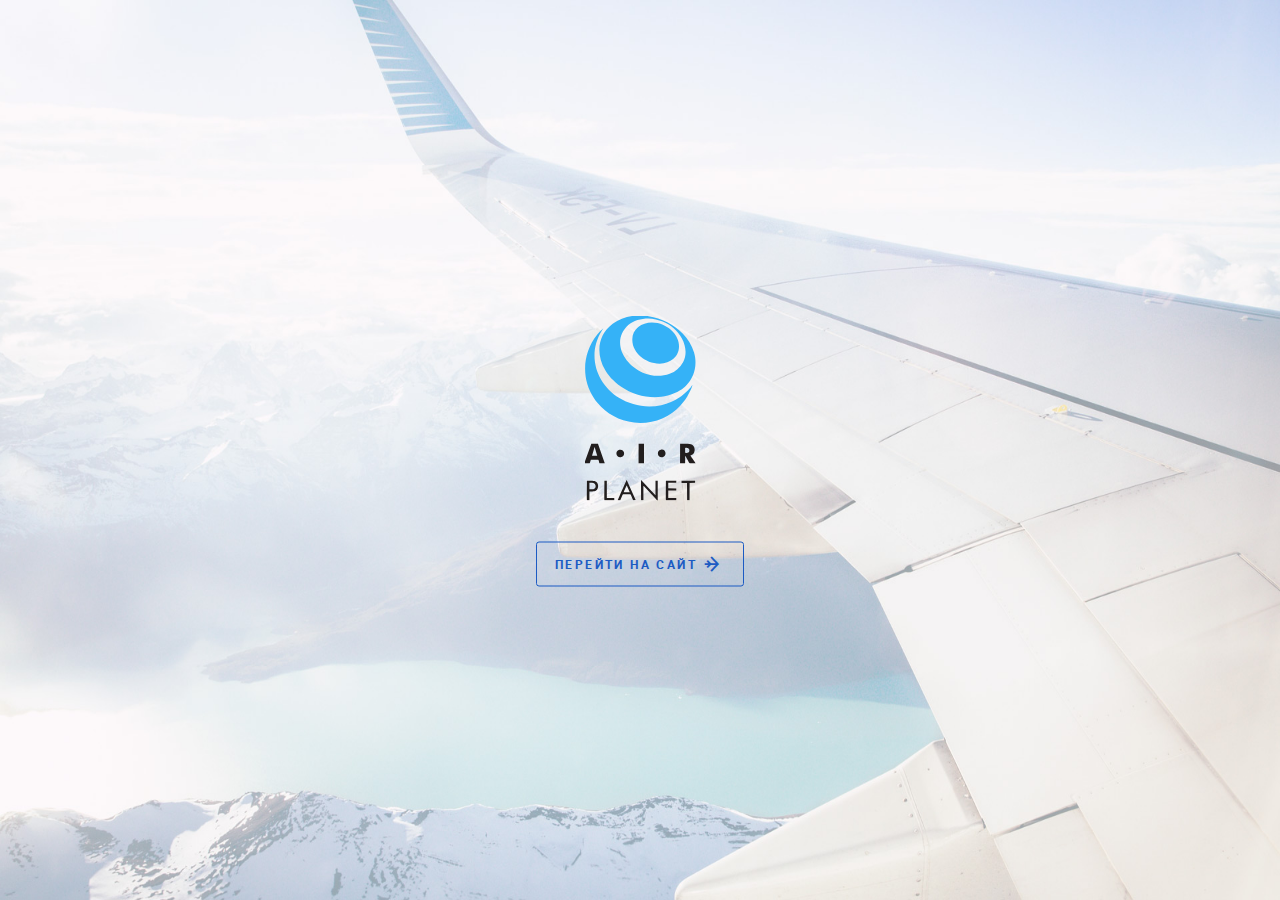
<file: index.html>
<!DOCTYPE html>
<html lang="ru-RU">

	<head>
		<meta charset="UTF-8" />
		<meta http-equiv="X-UA-Compatible" content="IE=edge" />
		<meta name="viewport" content="width=device-width, initial-scale=1.0" />


		<link href="https://codeman23.github.io/airplanet/css/normalize.css" type="text/css" rel="stylesheet" />
		<link href="https://codeman23.github.io/airplanet/css/style.css" type="text/css" rel="stylesheet" />
		<link rel="stylesheet" href="https://codeman23.github.io/airplanet/custom_font/stylesheet.css">
		<link rel="stylesheet" href="https://codeman23.github.io/airplanet/fonts/stylesheet.css">

		<title>Airplanet</title>

		<link rel="icon" type="image/x-icon" href="https://codeman23.github.io/airplanet/img/favicon.ico">
	</head>

	<body>


		<div class="intro">
			<div class="intro__background">
				<img src="https://codeman23.github.io/airplanet/img/plane.jpg" alt="logo" class="intro__background">
			</div>
			<div class="intro__info">
				<div class="intro__logo">
					<img src="https://codeman23.github.io/airplanet/svg/logoIntro.svg" alt="" intro__logo-svg>
				</div>
				<a href="https://codeman23.github.io/airplanet/about.html" class="into__link">Перейти на сайт<span class="intro__icon">a</span>
				</a>
			</div>
		</div>


	</body>

</html>
</file>
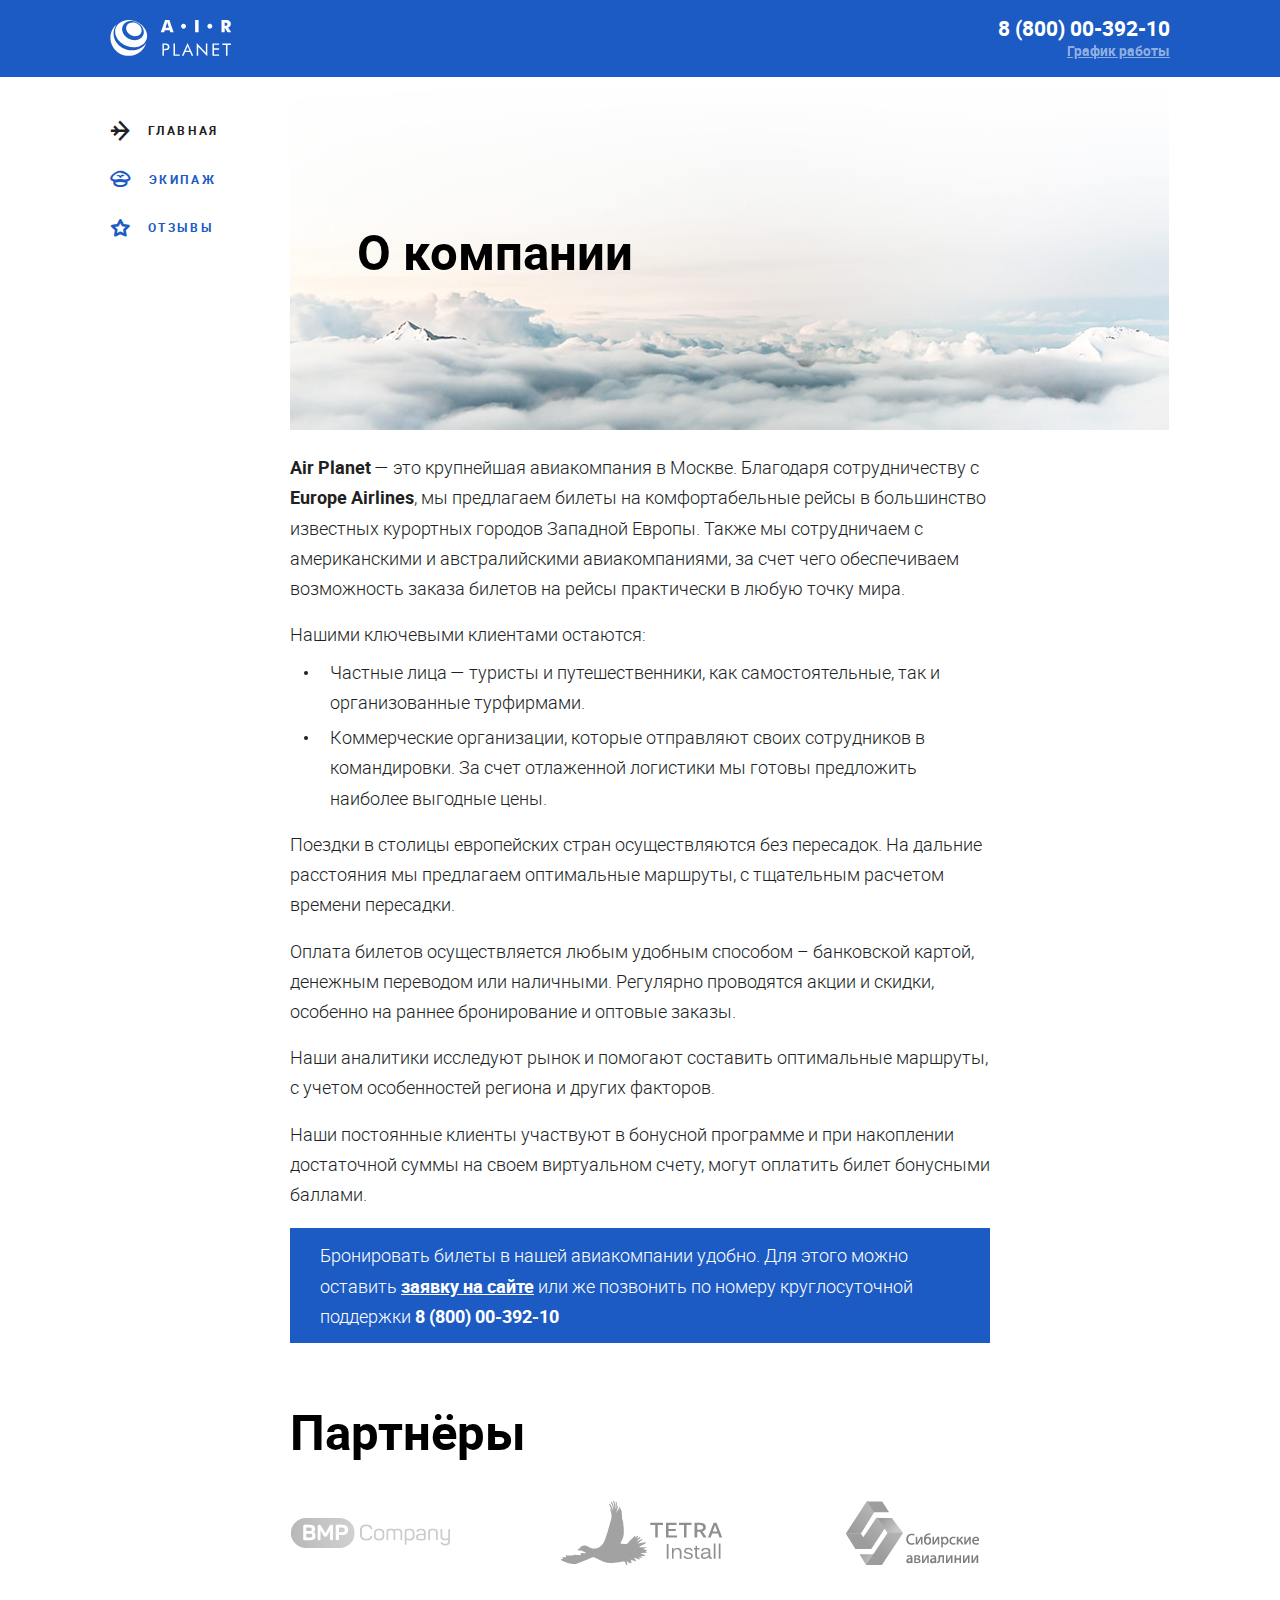
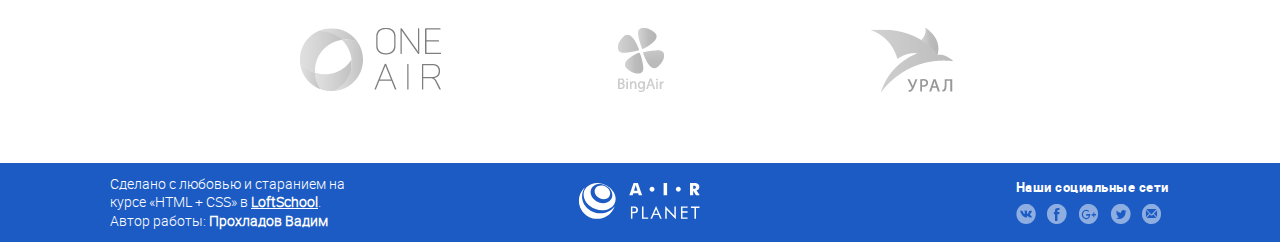
<file: about.html>
<!DOCTYPE html>
<html lang="ru-RU">

	<head>
		<meta charset="UTF-8" />
		<meta http-equiv="X-UA-Compatible" content="IE=edge" />
		<meta name="viewport" content="width=device-width, initial-scale=1.0" />


		<link href="https://codeman23.github.io/airplanet/css/normalize.css" type="text/css" rel="stylesheet" />
		<link href="https://codeman23.github.io/airplanet/css/style.css" type="text/css" rel="stylesheet" />
		<link rel="stylesheet" href="https://codeman23.github.io/airplanet/custom_font/stylesheet.css">
		<link rel="stylesheet" href="https://codeman23.github.io/airplanet/fonts/stylesheet.css">

		<title>Airplanet</title>

		<link rel="icon" type="image/x-icon" href="https://codeman23.github.io/airplanet/img/favicon.ico">
	</head>

	<body>

		<div class="wrapper">

			<header class="header header_about">
				<div class="container clearfix">
					<a href="https://codeman23.github.io/airplanet/about.html" class="logo">
						<img class="logo-svg" src="https://codeman23.github.io/airplanet/svg/logo.svg" alt="лого компании">
					</a>

					<div class="contacts">
						<a href="tel:+78000039210" class="contacts__phone">8 (800) 00-392-10</a>
						<div class="contacts__graphic">График работы

							<div class="graphic__popup">
								<div class="graphic__info">
									<div class="graphic__time">пн-вс: 09:00-20:00</div>
									<div class="graphic__time">обед: 14:00-14:30</div>
								</div>
							</div>

						</div>
					</div>

				</div>
			</header>

			<div class="content">

				<div class="container clearfix">
					<aside class="sidebar">
						<nav class="navigation">
							<ul class="navigation__list ">
								<li class="navigation__item navigation__item_active">
									<a href="https://codeman23.github.io/airplanet/about.html" class="navigation__link">
										<span class="navigation__icon">a</span>
										<span class="navigation__title">Главная</span>
									</a>
								</li>
								<li class="navigation__item">
									<a href="https://codeman23.github.io/airplanet/team.html" class="navigation__link">
										<span class="navigation__icon">c</span>
										<span class="navigation__title">Экипаж</span>
									</a>
								</li>
								<li class="navigation__item">
									<a href="https://codeman23.github.io/airplanet/feedback.html" class="navigation__link">
										<span class="navigation__icon">b</span>
										<span class="navigation__title">Отзывы</span>
									</a>
								</li>
							</ul>
						</nav>
					</aside>

					<main class="main-content">

						<div class="about">

							<div class="about__photo">
								<img src="https://codeman23.github.io/airplanet/img/sky.jpg" alt="Фоновое изображение" class="photo__img" title="Небо">
								<h1 class="title photo__title">О компании</h1>
							</div>

							<div class="about__text">

								<p class="text__company"><span class="text-bold">Air Planet</span> — это крупнейшая авиакомпания в Москве. Благодаря сотрудничеству с <span class="text-bold">Europe Airlines</span>, мы предлагаем билеты на комфортабельные
									рейсы в большинство известных курортных городов Западной Европы. Также мы сотрудничаем с американскими и австралийскими авиакомпаниями,
									за счет чего обеспечиваем возможность заказа билетов на рейсы практически в любую точку мира.</p>
								<p class="text__client">Нашими ключевыми клиентами остаются:</p>

								<ul>
									<li>Частные лица — туристы и путешественники, как самостоятельные, так и организованные турфирмами.</li>
									<li>Коммерческие организации, которые отправляют своих сотрудников в командировки. За счет отлаженной логистики мы готовы предложить наиболее выгодные цены.</li>
								</ul>

								<p>Поездки в столицы европейских стран осуществляются без пересадок. На дальние расстояния мы предлагаем оптимальные маршруты, с тщательным расчетом времени пересадки.</p>
								<p>Оплата билетов осуществляется любым удобным способом – банковской картой, денежным переводом или наличными. Регулярно проводятся акции и скидки, особенно на раннее бронирование и оптовые заказы.</p>
								<p>Наши аналитики исследуют рынок и помогают составить оптимальные маршруты, с учетом особенностей региона и других факторов.</p>
								<p>Наши постоянные клиенты участвуют в бонусной программе и при накоплении достаточной суммы на своем виртуальном счету, могут оплатить билет бонусными баллами.</p>

								<div class="text__booking">
									<p>Бронировать билеты в нашей авиакомпании удобно. Для этого можно оставить <a href="#">заявку на сайте</a> или же позвонить по номеру круглосуточной поддержки <span class="text-bold">8 (800) 00-392-10</span></p>
								</div>

							</div>

							<div class="about__logo">

								<h1 class="title">Партнёры</h1>

								<ul class="about-logo">

									<li class="about-logo__item">
										<a href="#" class="content-logo__link">
											<img src="https://codeman23.github.io/airplanet/img/slogo1.png" alt="logo1" title="bmp-company" class="content-logo__img">
										</a>
									</li>

									<li class="about-logo__item">
										<a href="#" class="content-logo__link">
											<img src="https://codeman23.github.io/airplanet/img/slogo3.png" alt="logo2" title="tetra" class="content-logo__img">
										</a>
									</li>

									<li class="about-logo__item">
										<a href="#" class="content-logo__link">
											<img src="https://codeman23.github.io/airplanet/img/slogo5.png" alt="logo3" title="сибирские авиалинии" class="content-logo__img">
										</a>
									</li>

									<li class="about-logo__item">
										<a href="#" class="content-logo__link">
											<img src="https://codeman23.github.io/airplanet/img/slogo2.png" alt="logo4" title="one-air" class="content-logo__img">
										</a>
									</li>

									<li class="about-logo__item">
										<a href="#" class="content-logo__link">
											<img src="https://codeman23.github.io/airplanet/img/slogo4.png" alt="logo5" title="bing-air" class="content-logo__img">
										</a>
									</li>

									<li class="about-logo__item">
										<a href="#" class="content-logo__link">
											<img src="https://codeman23.github.io/airplanet/img/slogo6.png" alt="logo6" title="ural" class="content-logo__img">
										</a>
									</li>

								</ul>
							</div>

						</div>


					</main>
				</div>
			</div>

		</div>
		<footer class="footer">
			<div class="container clearfix">
				<div class="footer__col">
						<span class="footer__text">Сделано с любовью и старанием на курсе «HTML + CSS» в <a class="footer__text-link" href="#">LoftSchool</a>. Автор работы: <b>Прохладов Вадим</b></span>
				</div>

				<div class="footer__col footer__col_center">

					<a class="logo" href="#">
						<img src="https://codeman23.github.io/airplanet/svg/logo.svg" alt="лого компании" class="footer__logo-svg">
					</a>

				</div>

				<div class="footer__col">

					<div class="socials">
						<div class="socials__title">Наши социальные сети</div>
						<ul class="socials__list">
							<li class="socials__item">
								<a href="#" class="socials__link">d</a>
							</li>
							<li class="socials__item">
								<a href="#" class="socials__link">e</a>
							</li>
							<li class="socials__item">
								<a href="#" class="socials__link">f</a>
							</li>
							<li class="socials__item">
								<a href="#" class="socials__link">g</a>
							</li>
							<li class="socials__item">
								<a href="#" class="socials__link">k</a>
							</li>
						</ul>
					</div>

				</div>

			</div>
		</footer>
	</body>

</html>
</file>
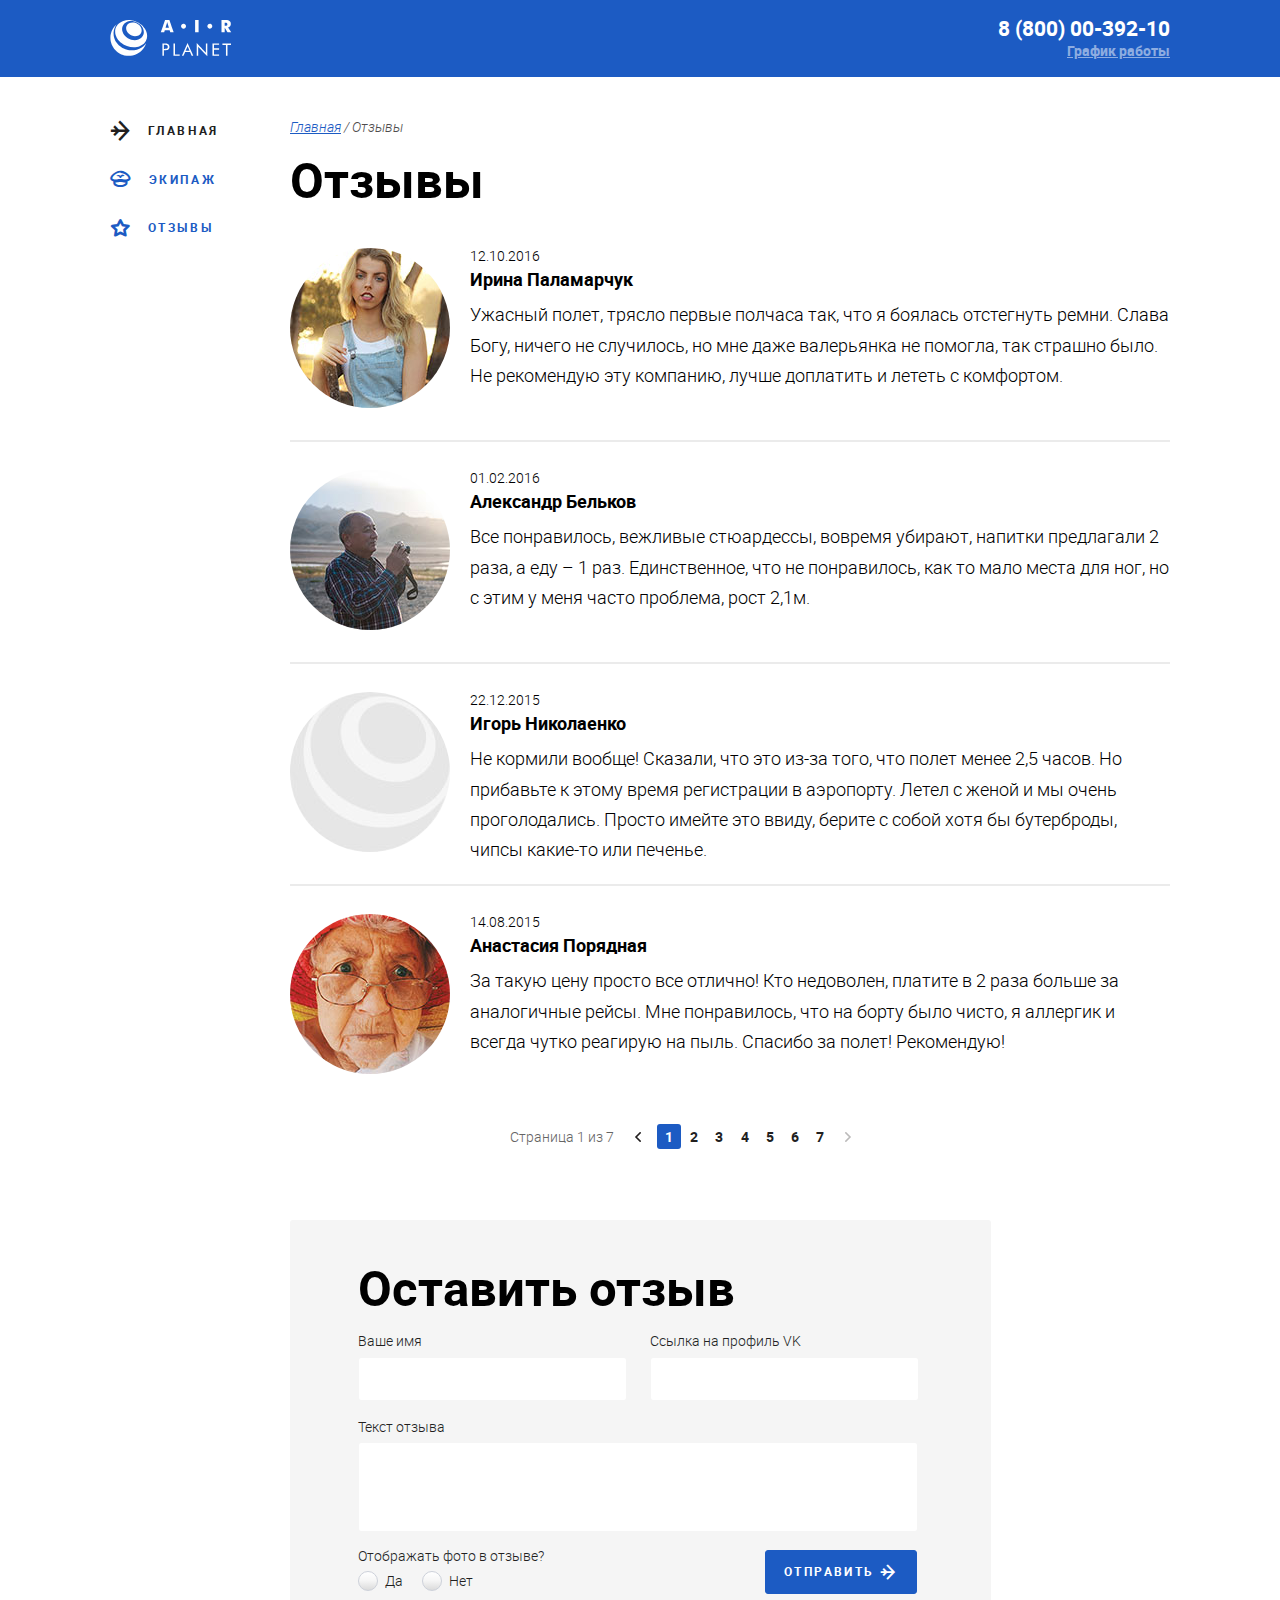
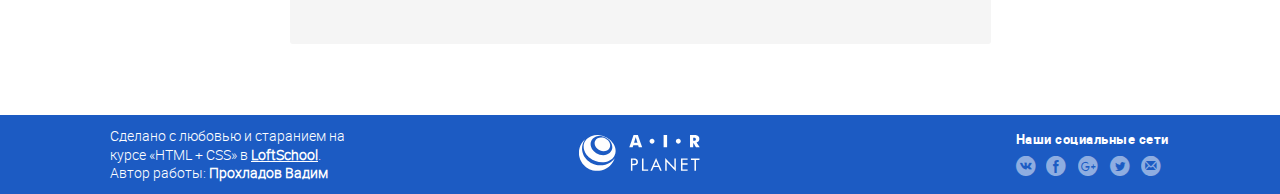
<file: feedback.html>
<!DOCTYPE html>
<html lang="ru-RU">

	<head>
		<meta charset="UTF-8" />
		<meta http-equiv="X-UA-Compatible" content="IE=edge" />
		<meta name="viewport" content="width=device-width, initial-scale=1.0" />


		<link href="https://codeman23.github.io/airplanet/css/normalize.css" type="text/css" rel="stylesheet" />
		<link href="https://codeman23.github.io/airplanet/css/style.css" type="text/css" rel="stylesheet" />
		<link rel="stylesheet" href="https://codeman23.github.io/airplanet/custom_font/stylesheet.css">
		<link rel="stylesheet" href="https://codeman23.github.io/airplanet/fonts/stylesheet.css">

		<title>Airplanet</title>

		<link rel="icon" type="image/x-icon" href="https://codeman23.github.io/airplanet/img/favicon.ico">
	</head>

	<body>

		<div class="wrapper">

			<header class="header header_about">
				<div class="container clearfix">
					<a href="https://codeman23.github.io/airplanet/about.html" class="logo">
						<img class="logo-svg" src="https://codeman23.github.io/airplanet/svg/logo.svg" alt="лого компании">
					</a>

					<div class="contacts">
						<a href="tel:+78000039210" class="contacts__phone">8 (800) 00-392-10</a>
						<div class="contacts__graphic">График работы

							<div class="graphic__popup">
								<div class="graphic__info">
									<div class="graphic__time">пн-вс: 09:00-20:00</div>
									<div class="graphic__time">обед: 14:00-14:30</div>
								</div>
							</div>

						</div>
					</div>

				</div>
			</header>

			<div class="content">

				<div class="container clearfix">
					<aside class="sidebar">
						<nav class="navigation">
							<ul class="navigation__list ">
								<li class="navigation__item navigation__item_active">
									<a href="https://codeman23.github.io/airplanet/about.html" class="navigation__link">
										<span class="navigation__icon">a</span>
										<span class="navigation__title">Главная</span>
									</a>
								</li>
								<li class="navigation__item">
									<a href="https://codeman23.github.io/airplanet/team.html" class="navigation__link">
										<span class="navigation__icon">c</span>
										<span class="navigation__title">Экипаж</span>
									</a>
								</li>
								<li class="navigation__item">
									<a href="https://codeman23.github.io/airplanet/feedback.html" class="navigation__link">
										<span class="navigation__icon">b</span>
										<span class="navigation__title">Отзывы</span>
									</a>
								</li>
							</ul>
						</nav>
					</aside>

					<main class="main-content">

						<ul class="breadcrumbs">

							<li class="breadcrumbs__item">
								<a href="https://codeman23.github.io/airplanet/about.html" class="breadcrumbs__link">Главная</a>
							</li>

							<li class="breadcrumbs__item">
								<a href="https://codeman23.github.io/airplanet/feedback.html" class="breadcrumbs__link breadcrumbs__link_active">Отзывы</a>
							</li>
						</ul>

						<h1 class="title title_feedback">Отзывы</h1>


						<ul class="feedback">

							<li class="feedback__item clearfix">
								<div class="feedback__avatar">
									<img src="https://codeman23.github.io/airplanet/img/feedback1.jpg" alt="feedback-imge" class="feedback__avatar-img">
								</div>
								<span class="feedback__descr">
									<div class="feedback__date">12.10.2016</div>
									<div class="feedback__name">Ирина Паламарчук</div>
									<div class="feedback__text">Ужасный полет, трясло первые полчаса так, что я боялась отстегнуть ремни. Слава Богу, ничего не случилось, но мне даже валерьянка не помогла, так страшно было. Не рекомендую эту компанию, лучше доплатить и лететь с комфортом.</div>
								</span>
							</li>

							<li class="feedback__item clearfix">
								<div class="feedback__avatar">
									<img src="https://codeman23.github.io/airplanet/img/feedback2.jpg" alt="feedback-imge" class="feedback__avatar-img">
								</div>
								<span class="feedback__descr">
									<div class="feedback__date">01.02.2016</div>
									<div class="feedback__name">Александр Бельков</div>
									<div class="feedback__text">Все понравилось, вежливые стюардессы, вовремя убирают, напитки предлагали 2 раза, а еду – 1 раз. Единственное, что не понравилось, как то мало места для ног, но с этим у меня часто проблема, рост 2,1м.</div>
								</span>
							</li>

							<li class="feedback__item clearfix">
								<div class="feedback__avatar">
									<img src="https://codeman23.github.io/airplanet/img/feedback3.jpg" alt="feedback-imge" class="feedback__avatar-img">
								</div>
								<span class="feedback__descr">
									<div class="feedback__date">22.12.2015</div>
									<div class="feedback__name">Игорь Николаенко</div>
									<div class="feedback__text">Не кормили вообще! Сказали, что это из-за того, что полет менее 2,5 часов. Но прибавьте к этому время регистрации в аэропорту. Летел с женой и мы очень проголодались. Просто имейте это ввиду, берите с собой хотя бы бутерброды, чипсы какие-то или печенье.</div>
								</span>
							</li>

							<li class="feedback__item clearfix">
								<div class="feedback__avatar">
									<img src="https://codeman23.github.io/airplanet/img/feedback4.jpg" alt="feedback-imge" class="feedback__avatar-img">
								</div>
								<span class="feedback__descr">
									<div class="feedback__date">14.08.2015</div>
									<div class="feedback__name">Анастасия Порядная</div>
									<div class="feedback__text">За такую цену просто все отлично! Кто недоволен, платите в 2 раза больше за аналогичные рейсы. Мне понравилось, что на борту было чисто, я аллергик и всегда чутко реагирую на пыль. Спасибо за полет! Рекомендую!</div>
								</span>
							</li>
						</ul>

						<ul class="pagination">
							<li class="pagination__item">
								<span class="pagination__pages">Страница 1 из 7</span>
							</li>

							<li class="pagination__item">
								<span class="pagination__arrow pagination__arrow_active">
									<img src="https://codeman23.github.io/airplanet/img/arrow-left.png" alt="arrow" class="arrow__left">
								</span>
							</li>

							<li class="pagination__item">
								<a href="#" class="pagination__number pagination__number_active">1</a>
							</li>

							<li class="pagination__item">
								<a href="#" class="pagination__number">2</a>
							</li>

							<li class="pagination__item">
								<a href="#" class="pagination__number">3</a>
							</li>

							<li class="pagination__item">
								<a href="#" class="pagination__number">4</a>
							</li>

							<li class="pagination__item">
								<a href="#" class="pagination__number">5</a>
							</li>

							<li class="pagination__item">
								<a href="#" class="pagination__number">6</a>
							</li>

							<li class="pagination__item">
								<a href="#" class="pagination__number">7</a>
							</li>

							<li class="pagination__item">
								<span class="pagination__arrow">
									<img src="https://codeman23.github.io/airplanet/img/arrow-right.png" alt="arrow" class="arrow__right">
								</span>
							</li>
						</ul>

						<div class="form">
							<h1 class="title title_form">Оставить отзыв</h1>

							<div class="form__fields">
								<form class="form__tag" action="">
									<div class="form__inputs">
										<div class="form__row">
											<div class="form__elem">
												<label for="name" class="form__elem-title" >Ваше имя</label>
												<input type="text" name="" id="name" class="form__input">
											</div>
											<div class="form__elem">
												<label for="email" class="form__elem-title" >Ссылка на профиль VK</label>
												<input type="email" name="" id="email" class="form__input">
											</div>
										</div>
										<div class="form__row">
											<div class="form__textarea">
												<label for="textArea" class="form__elem-title">Текст отзыва</label>
												<textarea name="" id="textArea" cols="30" rows="10" class="form__big-text-input"></textarea>
											</div>
										</div>
									</div>

									<div class="form__buttons">
										<div class="form__radios">
											<div class="form__radios-title">Отображать фото в отзыве?</div>

											<div class="form__radios-container">
												<div class="form__radio">
													<input type="radio" name="" id="yes" class="form__radio-elem">
													<label for="yes" class="form__radio-name">Да</label>
												</div>
												<div class="form__radio">
													<input type="radio" name="" id="no" class="form__radio-elem">
													<label for="no" class="form__radio-name">Нет</label>
												</div>
											</div>
										</div>

										<div class="form__controls">
											<button type="submit" class="button form__button">
												<span class="form__submit-text">Отправить</span>
												<span class="button__icon">a</span>
											</button>
										</div>
									</div>
								</form>
							</div>
						</div>


					</main>
				</div>
			</div>

		</div>
		<footer class="footer">
			<div class="container clearfix">
				<div class="footer__col">
						<span class="footer__text">Сделано с любовью и старанием на курсе «HTML + CSS» в <a class="footer__text-link" href="#">LoftSchool</a>. Автор работы: <b>Прохладов Вадим</b></span>
				</div>

				<div class="footer__col footer__col_center">

					<a class="logo" href="#">
						<img src="https://codeman23.github.io/airplanet/svg/logo.svg" alt="лого компании" class="footer__logo-svg">
					</a>

				</div>

				<div class="footer__col">

					<div class="socials">
						<div class="socials__title">Наши социальные сети</div>
						<ul class="socials__list">
							<li class="socials__item">
								<a href="#" class="socials__link">d</a>
							</li>
							<li class="socials__item">
								<a href="#" class="socials__link">e</a>
							</li>
							<li class="socials__item">
								<a href="#" class="socials__link">f</a>
							</li>
							<li class="socials__item">
								<a href="#" class="socials__link">g</a>
							</li>
							<li class="socials__item">
								<a href="#" class="socials__link">k</a>
							</li>
						</ul>
					</div>

				</div>

			</div>
		</footer>
	</body>

</html>
</file>
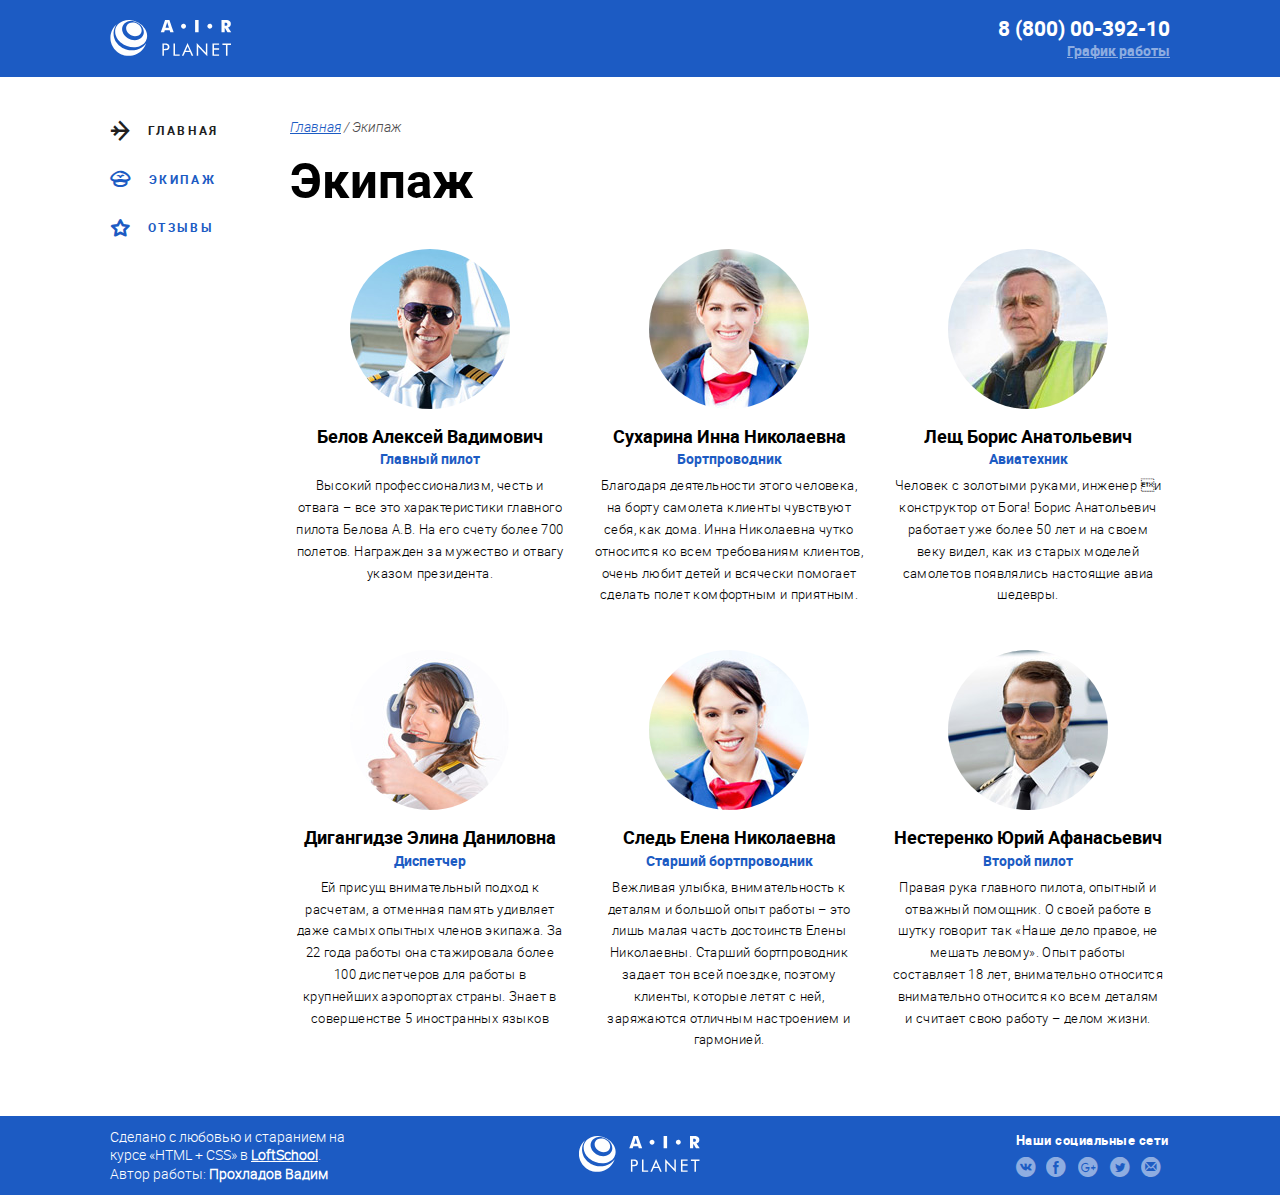
<file: team.html>
<!DOCTYPE html>
<html lang="ru-RU">

	<head>
		<meta charset="UTF-8" />
		<meta http-equiv="X-UA-Compatible" content="IE=edge" />
		<meta name="viewport" content="width=device-width, initial-scale=1.0" />


		<link href="https://codeman23.github.io/airplanet/css/normalize.css" type="text/css" rel="stylesheet" />
		<link href="https://codeman23.github.io/airplanet/css/style.css" type="text/css" rel="stylesheet" />
		<link rel="stylesheet" href="https://codeman23.github.io/airplanet/custom_font/stylesheet.css">
		<link rel="stylesheet" href="https://codeman23.github.io/airplanet/fonts/stylesheet.css">

		<title>Airplanet</title>

		<link rel="icon" type="image/x-icon" href="https://codeman23.github.io/airplanet/img/favicon.ico">
	</head>

	<body>

		<div class="wrapper">

			<header class="header">
				<div class="container clearfix">
					<a href="https://codeman23.github.io/airplanet/about.html" class="logo">
						<img class="logo-svg" src="https://codeman23.github.io/airplanet/svg/logo.svg" alt="лого компании">
					</a>

					<div class="contacts">
						<a href="tel:+78000039210" class="contacts__phone">8 (800) 00-392-10</a>
						<div class="contacts__graphic">График работы

							<div class="graphic__popup">
								<div class="graphic__info">
									<div class="graphic__time">пн-вс: 09:00-20:00</div>
									<div class="graphic__time">обед: 14:00-14:30</div>
								</div>
							</div>

						</div>
					</div>

				</div>
			</header>

			<div class="content">

				<div class="container clearfix">
					<aside class="sidebar">
						<nav class="navigation">
							<ul class="navigation__list ">
								<li class="navigation__item navigation__item_active">
									<a href="https://codeman23.github.io/airplanet/about.html" class="navigation__link">
										<span class="navigation__icon">a</span>
										<span class="navigation__title">Главная</span>
									</a>
								</li>
								<li class="navigation__item">
									<a href="https://codeman23.github.io/airplanet/team.html" class="navigation__link">
										<span class="navigation__icon">c</span>
										<span class="navigation__title">Экипаж</span>
									</a>
								</li>
								<li class="navigation__item">
									<a href="https://codeman23.github.io/airplanet/feedback.html" class="navigation__link">
										<span class="navigation__icon">b</span>
										<span class="navigation__title">Отзывы</span>
									</a>
								</li>
							</ul>
						</nav>
					</aside>

					<main class="main-content">
						<ul class="breadcrumbs">

							<li class="breadcrumbs__item">
								<a href="https://codeman23.github.io/airplanet/about.html" class="breadcrumbs__link">Главная</a>
							</li>

							<li class="breadcrumbs__item">
								<a href="https://codeman23.github.io/airplanet/index.html" class="breadcrumbs__link breadcrumbs__link_active">Экипаж</a>
							</li>
						</ul>

						<h1 class="title">Экипаж</h1>

						<ul class="pilots">

							<li class="pilots__item">
								<div class="pilots__avatar">
									<img src="https://codeman23.github.io/airplanet/img/pilots1.jpg" alt="фото_пилота" class="pilots__avatar-img">
								</div>
								<div class="pilots__description">
									<div class="pilots__name">Белов Алексей Вадимович</div>
									<div class="pilots__career">Главный пилот</div>

									<div class="pilots__content">Высокий профессионализм, честь и отвага – все это характеристики
											главного пилота Белова А.В. На его счету более 700 полетов. Награжден за мужество и отвагу
											указом президента.
									</div>
								</div>
							</li>

							<li class="pilots__item">
								<div class="pilots__avatar">
									<img src="https://codeman23.github.io/airplanet/img/pilots2.jpg" alt="фото_пилота" class="pilots__avatar-img">
								</div>
								<div class="pilots__description">
									<div class="pilots__name">Сухарина Инна Николаевна</div>
									<div class="pilots__career">Бортпроводник</div>

									<div class="pilots__content">Благодаря деятельности этого человека, на борту самолета клиенты чувствуют себя,
										как дома. Инна Николаевна чутко относится ко всем требованиям клиентов, очень любит детей и всячески помогает сделать полет комфортным и приятным.
									</div>
								</div>
							</li>

							<li class="pilots__item pilots__item_last">
								<div class="pilots__avatar">
									<img src="https://codeman23.github.io/airplanet/img/pilots3.jpg" alt="фото_пилота" class="pilots__avatar-img">
								</div>
								<div class="pilots__description">
									<div class="pilots__name">Лещ Борис Анатольевич</div>
									<div class="pilots__career">Авиатехник</div>

									<div class="pilots__content">Человек с золотыми руками, инженер и конструктор от Бога!
										Борис Анатольевич работает уже более 50 лет и на своем веку видел, как из старых моделей самолетов появлялись настоящие авиа шедевры.
									</div>
								</div>
							</li>

							<li class="pilots__item">
								<div class="pilots__avatar">
									<img src="https://codeman23.github.io/airplanet/img/pilots4.jpg" alt="фото_пилота" class="pilots__avatar-img">
								</div>
								<div class="pilots__description">
									<div class="pilots__name">Дигангидзе Элина Даниловна</div>
									<div class="pilots__career">Диспетчер</div>

									<div class="pilots__content">Ей присущ внимательный подход к расчетам, а отменная память удивляет даже самых опытных членов экипажа.
										За 22 года работы она стажировала более 100 диспетчеров для работы в крупнейших аэропортах страны.  Знает в совершенстве 5 иностранных языков
									</div>
								</div>
							</li>

							<li class="pilots__item">
								<div class="pilots__avatar">
									<img src="https://codeman23.github.io/airplanet/img/pilots5.jpg" alt="фото_пилота" class="pilots__avatar-img">
								</div>
								<div class="pilots__description">
									<div class="pilots__name">Следь Елена Николаевна</div>
									<div class="pilots__career">Старший бортпроводник</div>

									<div class="pilots__content">Вежливая улыбка, внимательность к деталям и большой опыт работы – это лишь малая часть достоинств Елены Николаевны.
										Старший бортпроводник задает тон всей поездке, поэтому клиенты, которые летят с ней, заряжаются отличным настроением и гармонией.
									</div>
								</div>
							</li>

							<li class="pilots__item pilots__item_last">
								<div class="pilots__avatar">
									<img src="https://codeman23.github.io/airplanet/img/pilots6.jpg" alt="фото_пилота" class="pilots__avatar-img">
								</div>
								<div class="pilots__description">
									<div class="pilots__name">Нестеренко Юрий Афанасьевич</div>
									<div class="pilots__career">Второй пилот</div>

									<div class="pilots__content">Правая рука главного пилота, опытный и отважный помощник. О своей работе в шутку говорит так «Наше дело правое,
										не мешать левому». Опыт работы составляет 18 лет, внимательно относится внимательно относится ко всем деталям и считает свою работу – делом жизни.
									</div>
								</div>
							</li>

							<li class="clear-left"></li>

						</ul>

					</main>
				</div>
			</div>

		</div>
		<footer class="footer">
			<div class="container clearfix">
				<div class="footer__col">
						<span class="footer__text">Сделано с любовью и старанием на курсе «HTML + CSS» в <a class="footer__text-link" href="#">LoftSchool</a>. Автор работы: <b>Прохладов Вадим</b></span>
				</div>

				<div class="footer__col footer__col_center">

					<a class="logo" href="#">
						<img src="https://codeman23.github.io/airplanet/svg/logo.svg" alt="лого компании" class="footer__logo-svg">
					</a>

				</div>

				<div class="footer__col">

					<div class="socials">
						<div class="socials__title">Наши социальные сети</div>
						<ul class="socials__list">
							<li class="socials__item">
								<a href="#" class="socials__link">d</a>
							</li>
							<li class="socials__item">
								<a href="#" class="socials__link">e</a>
							</li>
							<li class="socials__item">
								<a href="#" class="socials__link">f</a>
							</li>
							<li class="socials__item">
								<a href="#" class="socials__link">g</a>
							</li>
							<li class="socials__item">
								<a href="#" class="socials__link">k</a>
							</li>
						</ul>
					</div>

				</div>

			</div>
		</footer>
	</body>

</html>
</file>
